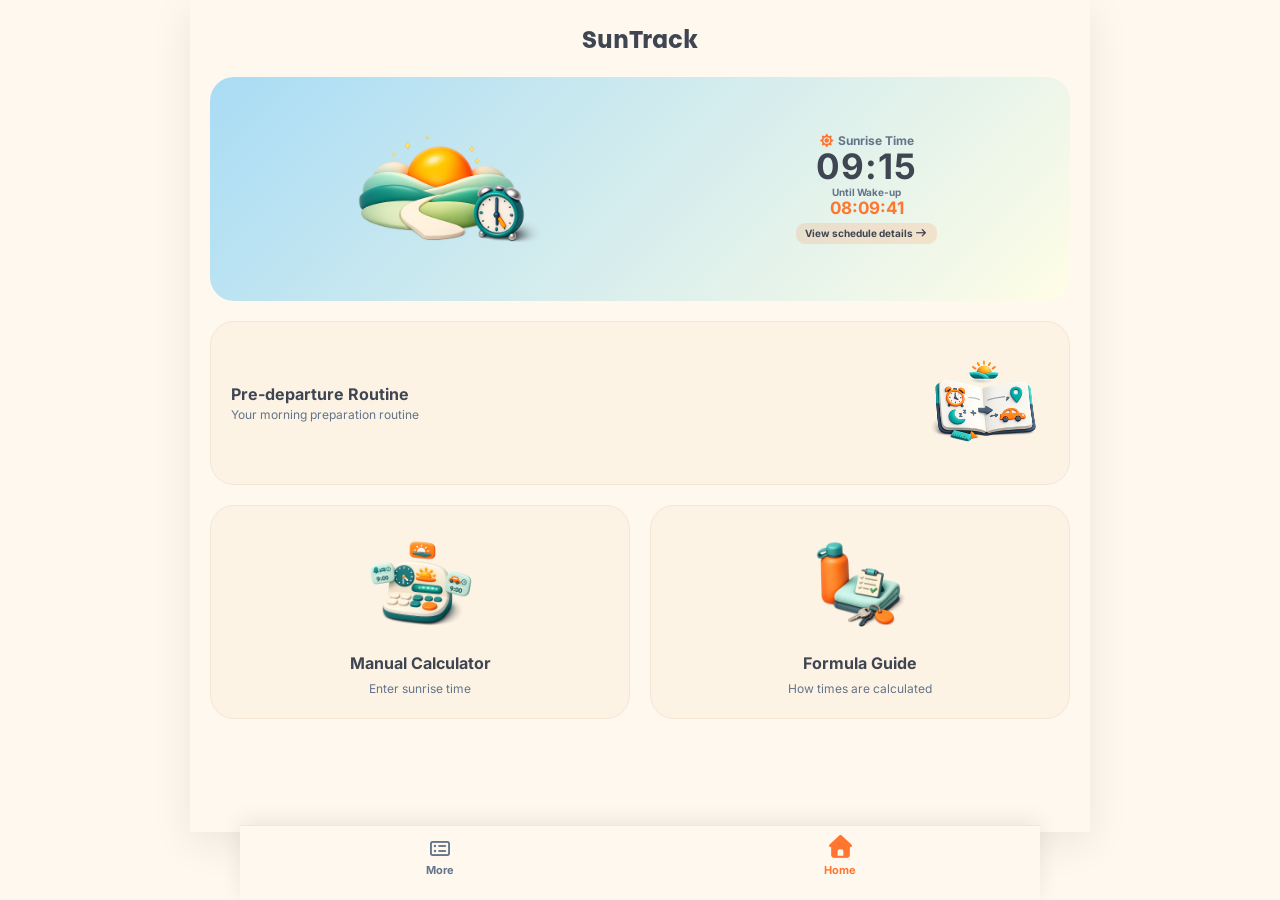
<file: apps/web/index.html>
<!DOCTYPE html>
<html lang="fa" dir="rtl">

<head>
  <meta charset="UTF-8">
  <meta name="viewport" content="width=device-width, initial-scale=1.0, viewport-fit=cover">
  <title>طلوع‌یاب | SunTrack</title>
  <link rel="icon" type="image/png" href="icon.png">

  <!-- Inline theme script: prevents flash of wrong theme on load -->
  <script>
    (function() {
      var savedTheme = null;
      try { savedTheme = JSON.parse(localStorage.getItem('sunrisetracker_theme')); } catch(e) {}
      var theme = savedTheme || 'auto';
      if (theme !== 'auto') {
        document.documentElement.setAttribute('data-theme', theme);
      }
      // For 'auto' mode, do NOT set data-theme - let CSS @media (prefers-color-scheme) handle it
    })();
  </script>

  <!-- Official Font Awesome Free 7.3.1, stored locally for offline use. -->
  <link rel="stylesheet" href="css/fontawesome.min.css">

  <!-- App Stylesheets (modular, SoC-based) -->
  <link rel="stylesheet" href="css/main.css">
  <link rel="stylesheet" href="css/components.css">
  <link rel="stylesheet" href="css/views.css">
</head>

<body>

  <div class="app-container">

    <!-- Toast Message system -->
    <div id="toast" class="toast-container"></div>

    <!-- VIEW 1: HOME DASHBOARD -->
    <main id="viewHome" class="app-view active home-dashboard">
      <div class="home-page-title" id="lblHomeTitle">خانه</div>
      <section class="home-feature-card home-feature-primary home-sunrise-card" role="button" tabindex="0" onclick="openAppPage('sunrise')" onkeydown="if(event.key === 'Enter' || event.key === ' ') { event.preventDefault(); openAppPage('sunrise'); }">
        <span class="home-illustration"><img class="illustration-light" src="images/SunrisePlan-Light.png" alt=""><img class="illustration-dark" src="images/SunrisePlan-Dark.png" alt=""></span>
        <div class="home-sunrise-content">
          <span class="home-sunrise-label"><i class="fa-solid fa-sun"></i> <span id="lblHomeSunrise">زمان طلوع</span></span>
          <strong class="home-sunrise-time" id="homeSunriseTime">--:--</strong>
          <span class="home-countdown-label" id="lblHomeCountdown">مانده تا بیداری</span>
          <span class="home-countdown" id="homeCountdown">--:--:--</span>
          <span class="home-detail-cta"><span id="lblSunrisePage">مشاهده جزئیات برنامه</span> <i class="fa-solid fa-arrow-left"></i></span>
        </div>
      </section>
      <button class="home-feature-card home-feature-primary home-actions-card" onclick="openAppPage('actions')"><span class="home-illustration"><img class="illustration-light" src="images/Pre-departureRoutine-Light.png" alt=""><img class="illustration-dark" src="images/Pre-departureRoutine-Dark.png" alt=""></span><span><strong id="lblActionsPage">اقدامات قبل از خروج</strong><small id="lblActionsPageSub">روتین آماده‌سازی صبحگاهی</small></span></button>
      <div class="home-feature-grid">
        <button class="home-feature-card" onclick="openAppPage('calculator')"><span class="home-illustration"><img class="illustration-light" src="images/ManualCalculator-Light.png" alt=""><img class="illustration-dark" src="images/ManualCalculator-Dark.png" alt=""></span><strong id="lblCalculatorPage">محاسبه دستی</strong><small id="lblCalculatorSub">ورود ساعت طلوع</small></button>
        <button class="home-feature-card" onclick="openAppPage('formula')"><span class="home-illustration"><img class="illustration-light" src="images/FormulaGuide-Light.png" alt=""><img class="illustration-dark" src="images/FormulaGuide-Dark.png" alt=""></span><strong id="lblFormulaPage">راهنمای فرمول</strong><small id="lblFormulaSub">نحوه محاسبه زمان‌ها</small></button>
      </div>
    </main>

    <!-- VIEW 2: Sunrise details -->
    <main id="viewSunrise" class="app-view">
      <div class="detail-topbar"><button class="view-back-btn" onclick="goHome()"><i class="fa-solid fa-arrow-left"></i></button><span id="lblSunrisePageHeader">برنامه طلوع</span><div class="status-container"><span class="status-text" id="statusText">متصل</span><div class="status-dot online" id="statusDot"></div></div></div>

      <!-- Loader Overlay for Async Operations -->
      <div class="loader-overlay" id="loadingOverlay">
        <div class="spinner"></div>
      </div>

      <!-- Results Display Section -->
      <section id="resultsSection" style="display: none; display: flex; flex-direction: column; gap: 20px;">

        <!-- Sunrise Computed Grid -->
        <div class="result-grid">
          <div class="result-item result-item-sunrise">
            <span class="label"><i class="fa-solid fa-sun" aria-hidden="true"></i> <span id="lblSunriseTime">زمان طلوع خورشید</span></span>
            <span class="value" id="sunriseTime">--:--</span>
          </div>
          <div class="result-item result-item-secondary">
            <span class="label"><i class="fa-solid fa-clock" aria-hidden="true"></i> <span id="lblWakeTime">زمان بیداری</span></span>
            <span class="value" id="wakeTime">--:--</span>
          </div>
          <div class="result-item result-item-secondary">
            <span class="label"><i class="fa-solid fa-door-open" aria-hidden="true"></i> <span id="lblLeaveTime">زمان خروج</span></span>
            <span class="value" id="leaveTime">--:--</span>
          </div>
        </div>

        <!-- Location-aware calendar card -->
        <div class="card">
          <div class="card-title"><i class="fa-solid fa-calendar-days" aria-hidden="true"></i> <span id="lblDatesCard">تاریخ منطقه شما</span></div>
          <div class="date-grid">
            <div class="date-item"><span class="label" id="lblToday">امروز</span><span class="value" id="todayDate">—</span></div>
            <div class="date-item"><span class="label" id="lblTomorrow">فردا</span><span class="value" id="tomorrowDate">—</span></div>
          </div>
        </div>

        <!-- Countdown box -->
        <div id="timerContainer" class="timer-container" style="display: none;">
          <span class="timer-label" id="lblCountdown">مانده تا زمان بیداری:</span>
          <span class="timer-val" id="countdown">--:--:--</span>
        </div>

        <!-- Temperature & Hot Warning Card -->
        <div class="card">
          <div class="card-title"><i class="fa-solid fa-temperature-half" aria-hidden="true"></i> <span id="lblWeatherCard">آب و هوای منطقه</span></div>
          <div class="weather-info">
            <span id="weatherDisplay" class="weather-temperature">--°C</span>
          </div>
          <div id="tempWarning" class="temp-warning-box" style="margin-top: 12px; display: none;"></div>
        </div>

      </section>

    </main>

    <!-- VIEW: Manual Calculator -->
    <section id="viewCalculator" class="app-view detail-view calculator-view">
      <div class="detail-topbar">
        <button class="view-back-btn" onclick="goHome()"><i class="fa-solid fa-arrow-left"></i></button>
        <strong id="lblCalculatorPageHeader">محاسبه دستی</strong>
      </div>
      <div class="card calculator-input-card">
        <div class="card-title"><i class="fa-solid fa-calculator"></i> <span id="lblManualInput">زمان طلوع را وارد کنید</span></div>
        <button class="sunrise-preset-btn" type="button" onclick="applyTodaySunrise()"><i class="fa-solid fa-location-dot"></i> <span id="lblUseTodaySunrise">جای‌گذاری طلوع امروز</span></button>
        <div class="manual-time-control">
          <div class="time-input-container">
            <input id="manualSunrise" class="search-input custom-time-input" type="time" oninput="syncMeridiemToggle()" onchange="syncMeridiemToggle()">
            <div class="time-input-overlay" onclick="var inp=document.getElementById('manualSunrise'); if(inp.showPicker){inp.showPicker()}else{inp.focus()}">
              <i class="fa-regular fa-clock"></i>
              <span id="timeDisplay">--:--</span>
            </div>
          </div>
          <button id="meridiemToggle" class="meridiem-toggle" type="button" onclick="toggleMeridiem()">AM</button>
        </div>
        <button class="btn btn-primary calculator-submit" onclick="calculateManual()"><i class="fa-solid fa-calculator"></i> <span id="lblCalculate">محاسبه</span></button>
      </div>
      <div id="manualResult" class="calculator-results" style="display:none">
        <div class="manual-result-card">
          <span class="manual-result-icon"><i class="fa-solid fa-clock"></i></span>
          <span class="manual-result-label" id="lblWakeTimeManual">زمان بیداری</span>
          <strong id="manualWake">--:--</strong>
          <button class="copy-time-btn" type="button" onclick="copyManualTime('manualWake')"><i class="fa-regular fa-copy"></i> <span id="lblCopy">کپی</span></button>
        </div>
        <div class="manual-result-card">
          <span class="manual-result-icon"><i class="fa-solid fa-car"></i></span>
          <span class="manual-result-label" id="lblLeaveTimeManual">زمان خروج</span>
          <strong id="manualLeave">--:--</strong>
          <button class="copy-time-btn" type="button" onclick="copyManualTime('manualLeave')"><i class="fa-regular fa-copy"></i> <span id="lblCopySecond">کپی</span></button>
        </div>
        <div class="card timeline-card">
          <div class="card-title"><i class="fa-solid fa-chart-column"></i> <span id="lblTimeline">تایم‌لاین برنامه‌ریزی</span></div>
          <div class="manual-timeline">
            <div><strong id="timelineWake">--:--</strong><span id="lblTimelineWake">بیداری و روتین · ۵۵ دقیقه قبل از طلوع</span></div>
            <div><strong id="timelineLeave">--:--</strong><span id="lblTimelineLeave">خروج از منزل · ۳۰ دقیقه قبل از طلوع</span></div>
            <div><strong id="timelineSunrise">--:--</strong><span id="lblTimelineSunrise">زمان طلوع آفتاب</span></div>
          </div>
        </div>
        <div class="card calculation-params">
          <div class="card-title"><i class="fa-solid fa-sliders"></i> <span id="lblParameters">پارامترهای محاسبه</span></div>
          <p id="lblParametersText">تنظیمات فعلی: بیداری ۵۵ دقیقه و خروج ۳۰ دقیقه پیش از طلوع محاسبه می‌شود.</p>
          <button type="button" id="changeParametersBtn"><i class="fa-solid fa-gear"></i> <span id="lblChangeParameters">تغییر بازه‌های زمانی</span></button>
        </div>
      </div>
    </section>

    <!-- VIEW: Formula Guide -->
    <section id="viewFormula" class="app-view detail-view formula-view">
      <div class="detail-topbar">
        <button class="view-back-btn" onclick="goHome()"><i class="fa-solid fa-arrow-left"></i></button>
        <strong id="lblFormulaPageHeader">راهنمای فرمول ریاضی</strong>
      </div>
      <div class="card formula-card rich-formula-card">
        <div class="card-title"><i class="fa-solid fa-calculator"></i> <span id="lblFormulaIntro">منطق محاسبه زمان‌ها</span></div>
        <div class="math-block">
          <span id="lblFormulaStep1Title">گام ۱ · زمان خروج</span>
          <strong><b id="formulaSunsetVar">طلوع خورشید</b> − <em id="formulaStep1Time">۳۰ دقیقه</em> = <b id="formulaStep1Result">زمان خروج</b></strong>
        </div>
        <div class="math-block">
          <span id="lblFormulaStep2Title">گام ۲ · زمان بیداری</span>
          <strong><b id="formulaStep2Start">زمان خروج</b> − <em id="formulaStep2Time">۲۵ دقیقه</em> = <b id="formulaStep2Result">زمان بیداری</b></strong>
        </div>
      </div>
      <div class="card formula-example">
        <div class="card-title"><i class="fa-solid fa-lightbulb"></i> <span id="lblFormulaExample">مثال واقعی محاسبه</span></div>
        <p id="lblFormulaAssumption">فرض: طلوع خورشید = ۰۵:۲۲</p>
        <div class="example-line"><span id="lblExampleLeave">گام ۱ · خروج</span><strong><span id="exampleLeaveStart">۰۵:۲۲</span> − <span id="exampleLeaveTime">۳۰</span> = <b id="exampleLeaveResult">۰۴:۵۲</b></strong></div>
        <div class="example-line"><span id="lblExampleWake">گام ۲ · بیداری</span><strong><span id="exampleWakeStart">۰۴:۵۲</span> − <span id="exampleWakeTime">۲۵</span> = <b id="exampleWakeResult">۰۴:۲۷</b></strong></div>
      </div>
      <div class="card formula-timeline-card">
        <div class="card-title"><i class="fa-solid fa-chart-line"></i> <span id="lblFormulaTimeline">تایم‌لاین معکوس</span></div>
        <div class="reverse-timeline">
          <div><b id="reverseTimelineWake">۰۴:۲۷</b><span id="lblReverseWake">بیداری و روتین</span></div>
          <div><b id="reverseTimelineLeave">۰۴:۵۲</b><span id="lblReverseLeave">خروج از منزل</span></div>
          <div><b id="reverseTimelineSunrise">۰۵:۲۲</b><span id="lblReverseSunrise">طلوع خورشید</span></div>
        </div>
      </div>
      <div class="card formula-logic-card">
        <div class="card-title"><i class="fa-solid fa-circle-question"></i> <span id="lblFormulaWhy">چرا این مقادیر؟</span></div>
        <p id="lblFormulaWhyLeave"><i class="fa-solid fa-car"></i> ۳۰ دقیقه پیش از طلوع: زمان لازم برای حرکت، جابه‌جایی و استقرار در موقعیت.</p>
        <p id="lblFormulaWhyWake"><i class="fa-solid fa-mug-hot"></i> ۲۵ دقیقه پیش از خروج: زمان لازم برای روتین بیداری، نوشیدن آب و آمادگی شخص.</p>
      </div>
      <button class="btn btn-primary formula-cta" type="button" onclick="openAppPage('calculator')"><i class="fa-solid fa-calculator"></i> <span id="lblFormulaCta">تست فرمول در ماشین‌حساب</span></button>
    </section>

    <!-- VIEW: Pre-departure Actions -->
    <section id="viewActions" class="app-view detail-view actions-view">
      <div class="detail-topbar">
        <button class="view-back-btn" onclick="goHome()"><i class="fa-solid fa-arrow-left"></i></button>
        <strong id="lblActionsPageHeader">اقدامات قبل از خروج</strong>
      </div>
      <div class="card actions-main-card">
        <div class="card-title"><i class="fa-solid fa-person-walking"></i> <span id="lblActionsCard">روتین آماده‌سازی</span></div>
        <p class="about-text-content" id="lblActionsIntro">این مراحل کوتاه به شما کمک می‌کنند پیش از خروج، روزتان را با آمادگی بیشتری آغاز کنید.</p>
        <div class="actions-meta">
          <span class="duration-badge"><i class="fa-solid fa-stopwatch"></i> <span id="lblActionDuration">زمان کل: حدود ۱۰ دقیقه</span></span>
          <span id="actionsProgressText">۰ از ۴ انجام شده</span>
        </div>
        <div class="progress-track"><span id="actionsProgressBar" class="progress-fill"></span></div>
        <button id="resetActionsBtn" class="actions-reset-btn" type="button"><i class="fa-solid fa-rotate-left"></i> <span id="lblResetActions">شروع دوباره</span></button>
        <ul class="action-list rich-action-list" id="actionList"></ul>
        <button id="completeActionsBtn" class="btn btn-primary actions-complete-btn" type="button" disabled><i class="fa-solid fa-rocket"></i> <span id="lblCompleteActions">ثبت و آغاز روز</span></button>
      </div>
      <div class="card actions-tip-card">
        <div class="card-title"><i class="fa-solid fa-lightbulb"></i> <span id="lblActionTipTitle">نکته آمادگی امروز</span></div>
        <p id="lblActionTip">آمادگی از شب قبل، یک صبح آرام‌تر برای شما می‌سازد.</p>
      </div>
    </section>

    <!-- VIEW 2: SETTINGS & PREFERENCES -->
    <section id="viewSettings" class="app-view more-view">
      <div class="more-page-title" id="lblMorePageTitle">بیشتر</div>
      <div class="more-hero">
        <i class="fa-solid fa-book-open" aria-hidden="true"></i>
        <div><strong id="moreHeroTitle">طلوع‌یاب</strong><span id="moreHeroSubtitle">برنامه‌ریزی ساده و دقیق برای صبح شما</span></div>
      </div>
      <div class="card more-settings-card">
        <div class="card-title"><i class="fa-solid fa-gear" aria-hidden="true"></i> <span id="lblSettingsTitle">تنظیمات کاربری</span></div>
        <div class="settings-list">
          <div class="settings-item location-settings-item">
            <button class="settings-action-card" type="button" onclick="toggleLocationEditor()">
              <span class="settings-label"><i class="fa-solid fa-location-dot" aria-hidden="true"></i> <span id="lblLocationCard">موقعیت شما</span></span>
              <span><span class="setting-value" id="locationValue">انتخاب نشده</span> <i class="fa-solid fa-chevron-left" aria-hidden="true"></i></span>
            </button>
            <div class="location-editor" id="locationEditor">
              <div class="flex-row">
                <button class="btn btn-primary" id="gpsBtn"><i class="fa-solid fa-satellite-dish" aria-hidden="true"></i> <span id="lblGpsBtn">GPS خودکار</span></button>
              </div>
              <div class="search-wrapper" style="margin-top: 12px;">
                <input type="text" class="search-input" id="citySearch" placeholder="نام شهر را جستجو کنید ..." autocomplete="off">
                <div class="search-indicator"><i class="fa-solid fa-magnifying-glass" aria-hidden="true"></i></div>
                <button class="search-clear-btn" id="clearSearchBtn" type="button" aria-label="پاک کردن جستجو">×</button>
                <div class="search-results" id="searchResults"></div>
              </div>
              <div id="locationDisplayContainer" class="location-container" style="display: none;">
                <div class="location-badge"><span id="lblSelectedCity">شهر انتخاب‌شده:</span>&nbsp;<span id="locationDisplay">—</span></div>
                <button class="btn-clear-loc" id="clearLocationBtn">×</button>
              </div>
            </div>
          </div>
          <div class="settings-item">
            <button class="settings-action-card" type="button" onclick="openSettingModal('calendar')">
              <span class="settings-label"><i class="fa-solid fa-calendar-days" aria-hidden="true"></i> <span id="lblDateFormat"></span></span>
              <span><span class="setting-value" id="calendarValue">—</span> <i class="fa-solid fa-chevron-left" aria-hidden="true"></i></span>
            </button>
          </div>
          <div class="settings-item">
            <button class="settings-action-card" type="button" onclick="openSettingModal('theme')">
              <span class="settings-label"><i class="fa-solid fa-moon" aria-hidden="true"></i> <span id="lblThemeSelect"></span></span>
              <span><span class="setting-value" id="themeValue">—</span> <i class="fa-solid fa-chevron-left" aria-hidden="true"></i></span>
            </button>
          </div>
          <div class="settings-item">
            <button class="settings-action-card" type="button" onclick="openSettingModal('language')">
              <span class="settings-label"><i class="fa-solid fa-globe" aria-hidden="true"></i> <span id="lblLangSelect"></span></span>
              <span><span class="setting-value" id="languageValue">—</span> <i class="fa-solid fa-chevron-left" aria-hidden="true"></i></span>
            </button>
          </div>
        </div>
        <button class="btn about-menu-btn" type="button" onclick="openAbout()">
          <span class="about-menu-content"><i class="fa-solid fa-circle-info" aria-hidden="true"></i> <span id="lblAboutMenu">درباره ما</span></span>
        </button>
      </div>
    </section>

    <!-- VIEW 3: ABOUT -->
    <section id="viewAbout" class="app-view about-view">
      <div class="about-header-row">
        <button class="view-back-btn" type="button" onclick="goBackFromAbout()" aria-label="Back"><i class="fa-solid fa-arrow-left" aria-hidden="true"></i></button>
        <div class="card-title" style="margin-bottom: 0;"><span id="lblAboutTitle">درباره ما</span></div>
      </div>
      <div class="about-brand">
        <img src="logo.png" alt="طلوع‌یاب" class="about-logo">
        <h1 id="aboutAppName">طلوع‌یاب</h1>
      </div>
      <div class="about-copy">
        <p id="lblAboutText">طلوع‌یاب یک همراه ساده و دقیق برای هماهنگ‌کردن برنامه صبحگاهی شما با زمان واقعی طلوع خورشید است. با انتخاب شهر، ساعت طلوع، بیداری و خروج به‌صورت متناسب با همان موقعیت محاسبه می‌شوند.</p>
        <p id="aboutGoalText">🎯 هدف اصلی طلوع‌یاب کمک به کسانی است که می‌خواهند صبح‌ها برای پیاده‌روی یا دویدن به بیرون بروند، زمانی که هوا روشن است اما هنوز گرم نشده. تحقیقات علمی نشان می‌دهد که ورزش در گرما فشار قلبی-عروقی را افزایش می‌دهد: ضربان قلب ۵ تا ۱۵ ضربه در دقیقه بیشتر می‌شود، خون به جای عضلات به سمت پوست هدایت می‌شود و ذخایر گلیکوژن سریع‌تر مصرف می‌شوند. در مقابل، ورزش در هوای خنک باعث بهبود جریان خون به عضلات، کاهش خستگی و افزایش تا دو برابری توان بدنی می‌شود. طلوع‌یاب با محاسبه دقیق زمان طلوع، بهترین لحظه برای شروع فعالیت صبحگاهی شما را پیدا می‌کند.</p>
        <p id="aboutPrivacyText">اطلاعات موقعیت و تنظیمات شما روی دستگاه خودتان ذخیره می‌شوند. برنامه برای دریافت داده‌های تازه‌ی طلوع و آب‌وهوا فقط در زمان نیاز به اینترنت متصل می‌شود.</p>
      </div>
      <div class="about-highlight"><ul><li id="aboutFeature1">محاسبه زمان‌ها بر اساس شهر انتخاب‌شده</li><li id="aboutFeature2">پشتیبانی از تقویم شمسی و میلادی</li><li id="aboutFeature3">حالت روشن، تیره و خودکار</li><li id="aboutFeature4">استفاده آسان در حالت آنلاین و آفلاین</li></ul></div>
      <h3 class="contact-title" id="aboutAuthorTitle">ارتباط با سازنده</h3>
      <div class="contact-grid about-contact-grid">
        <a class="contact-card" href="mailto:mohammad117811@gmail.com" target="_blank" rel="noopener noreferrer"><i class="fa-solid fa-envelope"></i> E-mail</a>
        <a class="contact-card" href="https://mrmr-711.github.io" target="_blank" rel="noopener noreferrer"><i class="fa-solid fa-globe"></i> MrMR-711.github.io</a>
        <a class="contact-card" href="https://github.com/MrMR-711" target="_blank" rel="noopener noreferrer"><i class="fa-brands fa-github"></i> MrMR-711</a>
        <a class="contact-card" href="https://t.me/MrMR_711Channel" target="_blank" rel="noopener noreferrer"><i class="fa-brands fa-telegram"></i> MrMR_711Channel@</a>
      </div>
    </section>

    <!-- Global modal -->
    <div id="settingsModal" class="modal-overlay" role="dialog" aria-modal="true"><div class="settings-modal"><div id="settingsModalTitle" class="settings-modal-title"></div><div id="settingsModalOptions" class="modal-options"></div></div></div>

    <!-- Bottom Tab Bar -->
    <nav class="bottom-nav">
      <button class="nav-item active" onclick="navigateTab('home')" id="tabHome">
        <span class="nav-item-icon fa-solid fa-house" id="navHomeIcon" aria-hidden="true"></span>
        <span id="tabHomeLabel">خانه</span>
      </button>
      <button class="nav-item" onclick="navigateTab('settings')" id="tabSettings">
        <span class="nav-item-icon fa-regular fa-rectangle-list" id="navSettingsIcon" aria-hidden="true"></span>
        <span id="tabSettingsLabel">بیشتر</span>
      </button>
    </nav>

  </div>

  <!-- App Scripts (modular, SoC-based) -->
  <script src="js/state.js"></script>
  <script src="js/i18n.js"></script>
  <script src="js/utils.js"></script>
  <script src="js/modules/location.js"></script>
  <script src="js/modules/calculator.js"></script>
  <script src="js/modules/weather.js"></script>
  <script src="js/modules/actions.js"></script>
  <script src="js/app.js"></script>

</body>

</html>
</file>
<file: apps/web/css/main.css>
/* ===== main.css: Fonts, Variables, Reset, Body, App Container ===== */

/* Local fonts: loaded offline; WOFF2 is preferred and WOFF is the fallback. */
@font-face {
  font-family: 'Inter';
  font-style: normal;
  font-weight: 400;
  font-display: swap;
  src: url('../fonts/inter-400.woff2') format('woff2'),
       url('../fonts/inter-400.woff') format('woff');
}

@font-face {
  font-family: 'Inter';
  font-style: normal;
  font-weight: 500;
  font-display: swap;
  src: url('../fonts/inter-500.woff2') format('woff2'),
       url('../fonts/inter-500.woff') format('woff');
}

@font-face {
  font-family: 'Inter';
  font-style: normal;
  font-weight: 600;
  font-display: swap;
  src: url('../fonts/inter-600.woff2') format('woff2'),
       url('../fonts/inter-600.woff') format('woff');
}

@font-face {
  font-family: 'Inter';
  font-style: normal;
  font-weight: 700;
  font-display: swap;
  src: url('../fonts/inter-700.woff2') format('woff2'),
       url('../fonts/inter-700.woff') format('woff');
}

@font-face {
  font-family: 'Vazirmatn';
  font-style: normal;
  font-weight: 400;
  font-display: swap;
  src: url('../fonts/vazirmatn-400.woff2') format('woff2'),
       url('../fonts/vazirmatn-400.woff') format('woff');
}

@font-face {
  font-family: 'Vazirmatn';
  font-style: normal;
  font-weight: 500;
  font-display: swap;
  src: url('../fonts/vazirmatn-500.woff2') format('woff2'),
       url('../fonts/vazirmatn-500.woff') format('woff');
}

@font-face {
  font-family: 'Vazirmatn';
  font-style: normal;
  font-weight: 700;
  font-display: swap;
  src: url('../fonts/vazirmatn-700.woff2') format('woff2'),
       url('../fonts/vazirmatn-700.woff') format('woff');
}

@font-face {
  font-family: 'Vazirmatn';
  font-style: normal;
  font-weight: 800;
  font-display: swap;
  src: url('../fonts/vazirmatn-800.woff2') format('woff2'),
       url('../fonts/vazirmatn-800.woff') format('woff');
}

@font-face {
  font-family: 'AradNL-BlackDots2';
  font-style: normal;
  font-weight: 400;
  font-display: swap;
  src: url('../fonts/AradNL-BlackDots2.woff2') format('woff2'),
       url('../fonts/AradNL-BlackDots2.woff') format('woff');
}

@font-face {
  font-family: 'Touche-Bold';
  font-style: normal;
  font-weight: 400;
  font-display: swap;
  src: url('../fonts/Touche-Bold.woff2') format('woff2'),
       url('../fonts/Touche-Bold.woff') format('woff');
}

/* ----- Design Tokens & Theme ----- */
:root {
  --amber-glow: #FF7631;
  --honey-bronze: #FF9A5A;
  --white: #ffffff;
  --frozen-water: #FFDCC8;
  --light-sea-green: #FF8C4A;
  --text-dark: #3f4652;
  --text-muted: #64748b;
  --bg-light: #fef8ee;
  --border-light: #f5e6d3;
  --card-bg: #fcf3e5;
  --danger: #ef4444;
  --success: #22c55e;

  --font-fa: 'Vazirmatn', sans-serif;
  --font-en: 'Inter', sans-serif;
  --transition-speed: 0.25s;
}

/* ----- Dark Theme ----- */
html { color-scheme: light; }
html[data-theme="dark"] { color-scheme: dark; }
html[data-theme="dark"], html[data-theme="dark"] body {
  --white: #111827; --bg-light: #0b1220; --card-bg: #172033;
  --text-dark: #f1f5f9; --text-muted: #a8b4c7; --border-light: #29364a;
  --frozen-water: #3d2817; --light-sea-green: #FF9A5A;
    --amber-glow: #FF7631; --honey-bronze: #FF9A5A;
  --amber-glow: #FF7631; --honey-bronze: #FF9A5A;
}
html[data-theme="dark"] .app-header, html[data-theme="dark"] .bottom-nav { background: var(--bg-light); }
html[data-theme="dark"] .result-item-sunrise { background: linear-gradient(135deg, #3c270b, #211b11); border-color: rgba(255, 191, 105, .32); }
html[data-theme="dark"] .formula-card { background: #111827; }
html[data-theme="dark"] .loader-overlay { background: rgba(17, 24, 39, .88); }
html[data-theme="dark"] .temp-warning-box { background: #3b171a; border-color: #6d252b; color: #fecaca; }
@media (prefers-color-scheme: dark) {
  html:not([data-theme]) { color-scheme: dark; }
  html:not([data-theme]) body {
    --white: #111827; --bg-light: #0b1220; --card-bg: #172033;
    --text-dark: #f1f5f9; --text-muted: #a8b4c7; --border-light: #29364a;
    --frozen-water: #3d2817; --light-sea-green: #FF9A5A;
    --amber-glow: #FF7631; --honey-bronze: #FF9A5A;
  }
  html:not([data-theme]) .app-header, html:not([data-theme]) .bottom-nav { background: var(--bg-light); }
  html:not([data-theme]) .result-item-sunrise { background: linear-gradient(135deg, #3c270b, #211b11); border-color: rgba(255, 191, 105, .32); }
  html:not([data-theme]) .formula-card { background: #111827; }
  html:not([data-theme]) .loader-overlay { background: rgba(17, 24, 39, .88); }
  html:not([data-theme]) .temp-warning-box { background: #3b171a; border-color: #6d252b; color: #fecaca; }
}

/* Disable text/image selection throughout the app; form fields stay editable. */
body, body * { user-select: none; -webkit-user-select: none; }
input, textarea, [contenteditable="true"] { user-select: text; -webkit-user-select: text; }
img { -webkit-user-drag: none; user-drag: none; }

/* Hide scrollbar */
body::-webkit-scrollbar {
  display: none !important;
  width: 0 !important;
  background: transparent !important;
}
body {
  scrollbar-width: none !important;
  -ms-overflow-style: none !important;
  overflow-y: auto;
}

/* ----- Base Reset ----- */
* {
  margin: 0;
  padding: 0;
  box-sizing: border-box;
  -webkit-tap-highlight-color: transparent;
}

/* Shared native-like touch feedback for every interactive surface. */
button, a, [role="button"], .home-feature-card, .settings-action-card, .more-hero,
.search-result-item, .contact-card, .selector-btn, .modal-option, .btn-clear-loc {
  touch-action: manipulation;
  -webkit-tap-highlight-color: transparent;
  transition: transform .15s ease, opacity .15s ease, background-color .15s ease, filter .15s ease;
}
.home-feature-card.is-pressed, .btn.is-pressed, .more-hero.is-pressed,
.modal-option.is-pressed, .selector-btn.is-pressed,
.search-result-item.is-pressed { transform: scale(.97); opacity: .92; }
.contact-card:active, .contact-card.is-pressed { transform: scale(0.95); filter: brightness(0.88); }
.settings-action-card.is-pressed, .about-menu-btn.is-pressed,
.btn-clear-loc.is-pressed { filter: brightness(.85); }
@media (hover: none), (pointer: coarse) {
  .btn-primary:hover { background: var(--amber-glow); transform: none; }
  .search-clear-btn:hover { background: var(--border-light); color: var(--text-muted); }
  .search-result-item:hover { background: transparent; }
  .btn-clear-loc:hover { opacity: .8; }
  .settings-action-card:hover { transform: none; border-color: var(--border-light); }
  .modal-option:hover { border-color: var(--border-light); color: var(--text-dark); }
}
@media (hover: hover) and (pointer: fine) {
  .contact-card:hover { transform: scale(1.03); filter: brightness(0.94); border-color: rgba(255,118,49,.38); }
}

body {
  font-family: var(--font-fa);
  background-color: var(--bg-light);
  color: var(--text-dark);
  min-height: 100%;
  margin: 0;
  padding: 0;
  display: flex;
  justify-content: center;
  align-items: flex-start;
  overflow-x: hidden;
}

/* Dynamic directions based on language */
html[dir="rtl"] body { font-family: var(--font-fa); }
html[dir="ltr"] body { font-family: var(--font-en); }

/* ----- Main App Wrapper ----- */
.app-container {
  width: 100%;
  max-width: 100%;
  margin: 0 auto;
  min-height: 100%;
  display: flex;
  flex-direction: column;
  position: relative;
  padding-top: env(safe-area-inset-top, 0px);
  padding-bottom: calc(75px + max(10px, env(safe-area-inset-bottom, 0px)));
}
body.button-nav .app-container {
  padding-bottom: 145px !important;
  box-sizing: border-box;
  overflow-x: hidden;
}

/* ----- Content & Views ----- */
.app-view {
  padding: 20px;
  display: none;
  flex-direction: column;
  gap: 20px;
  animation: fadeIn var(--transition-speed) ease-in-out forwards;
}
.app-view.active { display: flex; }

@keyframes fadeIn {
  from { opacity: 0; transform: translateY(8px); }
  to { opacity: 1; transform: translateY(0); }
}

@keyframes pulse-glow {
  from { transform: scale(1); filter: drop-shadow(0 0 2px rgba(255, 127, 43, 0.2)); }
  to { transform: scale(1.1); filter: drop-shadow(0 0 10px rgba(255, 127, 43, 0.6)); }
}

/* ----- Cards ----- */
.card {
  background: var(--card-bg);
  border-radius: 24px;
  padding: 20px;
  border: 1px solid var(--border-light);
  box-shadow: 0 4px 12px rgba(0, 0, 0, 0.01);
  position: relative;
  overflow: hidden;
}
.card-accent { border-top: 4px solid var(--amber-glow); }
.card-title {
  font-size: 14px;
  font-weight: 700;
  color: var(--text-muted);
  margin-bottom: 16px;
  display: flex;
  align-items: center;
  gap: 8px;
}

/* ----- Action Buttons & Inputs ----- */
.flex-row {
  display: flex;
  align-items: center;
  gap: 12px;
  width: 100%;
}

.btn {
  border: none;
  font-family: inherit;
  padding: 12px 20px;
  border-radius: 16px;
  font-size: 14px;
  font-weight: 700;
  cursor: pointer;
  transition: all var(--transition-speed);
  display: inline-flex;
  align-items: center;
  justify-content: center;
  gap: 8px;
  width: 100%;
}
.btn-primary {
  background: var(--amber-glow);
  color: var(--white);
  box-shadow: 0 6px 16px rgba(255, 127, 43, 0.25);
}
.btn-primary:hover { background: #e88e0f; transform: translateY(-1px); }
.btn-primary:active { transform: translateY(1px); }

/* ----- Loader Animations ----- */
.loader-overlay {
  position: absolute;
  top: 0; left: 0; right: 0; bottom: 0;
  background: rgba(255, 255, 255, 0.85);
  backdrop-filter: blur(4px);
  z-index: 80;
  display: none;
  align-items: center;
  justify-content: center;
  border-radius: 24px;
}
.loader-overlay.active { display: flex; }
.spinner {
  width: 48px; height: 48px;
  border: 4px solid var(--border-light);
  border-top-color: var(--amber-glow);
  border-radius: 50%;
  animation: spin 1s linear infinite;
}
@keyframes spin { to { transform: rotate(360deg); } }

/* ----- Responsive Adjustments ----- */
@media (max-width: 480px) {
  .app-container { box-shadow: none; }
}
@media (min-width: 600px) {
  .app-container { max-width: 800px; box-shadow: 0 10px 40px rgba(15, 23, 42, 0.08); }
  .home-dashboard { padding: 36px 28px; gap: 24px; }
  .more-view { padding: 32px 28px; }
  .app-view { padding: 28px; }
  .home-page-title { font-size: 28px; }
}
@media (min-width: 900px) {
  .app-container { max-width: 900px; }
}
</file>
<file: apps/web/css/components.css>
/* ===== components.css: Buttons, Cards, Header, Bottom Nav, Modal, Search, Toast ===== */

/* ----- Header Component ----- */
.app-header {
  padding: 20px;
  display: flex;
  justify-content: space-between;
  align-items: center;
  border-bottom: 1px solid var(--border-light);
  position: sticky;
  top: 0;
  background: rgba(255, 255, 255, 0.9);
  backdrop-filter: blur(10px);
  z-index: 90;
}
.brand-section { display: flex; align-items: center; gap: 10px; }
.brand-icon { font-size: 24px; animation: pulse-glow 2s infinite alternate; }
.brand-title { font-size: 20px; font-weight: 800; color: var(--text-dark); letter-spacing: -0.5px; }
.status-container {
  display: flex; align-items: center; gap: 8px;
  background: var(--bg-light); padding: 6px 12px;
  border-radius: 20px; border: 1px solid var(--border-light);
}
.status-text { font-size: 11px; font-weight: 700; color: var(--text-muted); }
.status-dot {
  width: 10px; height: 10px; border-radius: 50%;
  background: #94a3b8; transition: background var(--transition-speed);
  box-shadow: 0 0 0 2px var(--white), 0 0 0 4px var(--border-light);
}
.status-dot.online { background: var(--success); box-shadow: 0 0 0 2px var(--white), 0 0 8px rgba(34, 197, 94, 0.4); }
.status-dot.offline { background: var(--danger); box-shadow: 0 0 0 2px var(--white), 0 0 8px rgba(239, 68, 68, 0.4); }

/* ----- Search Input ----- */
.search-wrapper { position: relative; width: 100%; }
.search-input {
  width: 100%; padding: 14px 20px;
  border: 1px solid var(--border-light); border-radius: 16px;
  font-size: 14px; background: var(--bg-light);
  transition: all var(--transition-speed); outline: none; font-family: inherit;
}
html[dir="rtl"] .search-input { padding-left: 45px; }
html[dir="ltr"] .search-input { padding-right: 45px; }
.search-input:focus { border-color: var(--amber-glow); background: var(--white); box-shadow: 0 0 0 4px rgba(255, 127, 43, 0.12); }
.search-indicator {
  position: absolute; top: 50%; transform: translateY(-50%);
  font-size: 16px; pointer-events: none; color: var(--text-muted);
}
html[dir="rtl"] .search-indicator { left: 16px; }
html[dir="ltr"] .search-indicator { right: 16px; }
.search-clear-btn {
  position: absolute; top: 50%; transform: translateY(-50%);
  width: 24px; height: 24px; border: 0; border-radius: 50%;
  background: var(--border-light); color: var(--text-muted);
  font: 700 20px/20px var(--font-fa); cursor: pointer;
  display: none; align-items: center; justify-content: center; z-index: 2;
}
.search-clear-btn.visible { display: flex; }
.search-clear-btn:hover { background: var(--amber-glow); color: var(--white); }
html[dir="rtl"] .search-clear-btn { right: 14px; }
html[dir="ltr"] .search-clear-btn { left: 14px; }
html[dir="rtl"] .search-input { padding-right: 46px; }
html[dir="ltr"] .search-input { padding-left: 46px; }

/* ----- Search Results Dropdown ----- */
.search-results {
  position: absolute; top: calc(100% + 8px); left: 0; right: 0;
  background: var(--white); border-radius: 18px;
  box-shadow: 0 16px 36px rgba(15, 23, 42, 0.12);
  max-height: 240px; overflow-y: auto; z-index: 100;
  display: none; border: 1px solid var(--border-light);
  animation: slideDown var(--transition-speed) ease;
}
@keyframes slideDown {
  from { opacity: 0; transform: translateY(-10px); }
  to { opacity: 1; transform: translateY(0); }
}
.search-results.show { display: block; }
.settings-list > .card { overflow: visible; z-index: 120; }
.settings-list > .card .search-wrapper { z-index: 121; }
.settings-list > .card .search-results { z-index: 122; }
.search-result-item {
  padding: 14px 18px; border-bottom: 1px solid var(--border-light);
  cursor: pointer; font-size: 13px; transition: background var(--transition-speed);
  display: flex; flex-direction: column; gap: 4px; text-align: right;
}
html[dir="ltr"] .search-result-item { text-align: left; }
.search-result-item:last-child { border-bottom: none; }
.search-result-item:hover { background: var(--frozen-water); }
.search-result-item .city-name { font-weight: 700; color: var(--text-dark); overflow: hidden; text-overflow: ellipsis; white-space: nowrap; }
.search-result-item .city-sub { font-size: 11px; color: var(--text-muted); overflow: hidden; text-overflow: ellipsis; white-space: nowrap; }

/* ----- Location Badge ----- */
.location-container {
  display: flex; align-items: center; justify-content: space-between;
  background: rgba(255,118,49,.08); padding: 12px 18px;
  border-radius: 16px; margin-top: 10px;
}
html[data-theme="dark"] .location-container {
  background: rgba(255,118,49,.15);
}
@media (prefers-color-scheme: dark) {
  html:not([data-theme]) .location-container {
    background: rgba(255,118,49,.15);
  }
}
.location-badge {
  color: var(--light-sea-green); font-size: 14px; font-weight: 700;
  display: flex; align-items: center; gap: 6px;
  overflow: hidden; text-overflow: ellipsis; white-space: nowrap; min-width: 0;
}
.btn-clear-loc {
  background: none; border: none; color: var(--light-sea-green);
  font-weight: 700; cursor: pointer; font-size: 12px; opacity: 0.8;
}
.btn-clear-loc:hover { opacity: 1; }

/* ----- Results Display Grid ----- */
.result-grid { display: grid; grid-template-columns: 1fr 1fr; gap: 16px; }
.result-item {
  background: var(--bg-light); border-radius: 20px; padding: 16px;
  border: 1px solid var(--border-light);
  display: flex; flex-direction: column; gap: 8px;
}
.result-item .label { font-size: 12px; font-weight: 700; color: var(--text-muted); }
.result-item .value {
  font-size: clamp(22px, 7vw, 38px); font-weight: 800; color: var(--text-dark);
  letter-spacing: -0.5px; direction: ltr; unicode-bidi: isolate;
  overflow-wrap: break-word; word-break: break-word; min-width: 0;
}
.result-item-sunrise {
  grid-column: 1 / -1; text-align: center; align-items: center;
  padding: 22px 16px; background: linear-gradient(135deg, #fff8ed, #fffdf8);
  border-color: rgba(255, 127, 43, 0.25);
}
.result-item-sunrise .label { color: var(--amber-glow); font-size: 14px; }
.result-item-sunrise .value {
  font-size: clamp(24px, 8vw, 38px); letter-spacing: 0;
  overflow-wrap: break-word; word-break: break-word; min-width: 0;
}
.result-item-secondary { padding: 14px; text-align: center; }
.result-item-secondary .value { font-size: 22px; }

/* ----- Local Date Card ----- */
.date-grid { display: grid; grid-template-columns: 1fr 1fr; gap: 12px; }
.date-item { background: var(--bg-light); border: 1px solid var(--border-light); border-radius: 16px; padding: 14px; }
.date-item .label { display: block; color: var(--text-muted); font-size: 12px; font-weight: 700; margin-bottom: 6px; }
.date-item .value { color: var(--text-dark); font-size: 13px; font-weight: 700; line-height: 1.8; unicode-bidi: isolate; }

/* ----- Countdown Timer ----- */
.timer-container {
  background: linear-gradient(135deg, var(--amber-glow), var(--honey-bronze));
  color: var(--white); border-radius: 24px; padding: 18px;
  text-align: center; display: flex; flex-direction: column; gap: 4px;
  box-shadow: 0 8px 24px rgba(255, 127, 43, 0.25);
}
.timer-label { font-size: 12px; font-weight: 500; opacity: 0.9; text-transform: uppercase; letter-spacing: 0.5px; }
.timer-val {
  font-size: clamp(22px, 7vw, 32px); font-weight: 800; letter-spacing: 1px;
  font-variant-numeric: tabular-nums; direction: ltr; unicode-bidi: isolate;
  overflow-wrap: break-word; word-break: break-word; min-width: 0;
}

/* ----- Weather Warning ----- */
.weather-info { display: flex; align-items: center; justify-content: space-between; }
.weather-temperature {
  font-size: clamp(18px, 6vw, 24px); font-weight: 800; color: var(--text-dark);
  overflow-wrap: break-word; word-break: break-word; min-width: 0;
}
.temp-warning-box {
  background: #fef2f2; color: #991b1b; border-radius: 16px;
  padding: 14px 16px; font-size: 13px; font-weight: 500;
  display: flex; align-items: flex-start; gap: 10px;
  border: 1px solid #fee2e2; line-height: 1.6;
}
.temp-warning-box::before {
  content: "\f071"; font-family: 'Font Awesome 7 Free'; font-weight: 900;
  font-size: 16px; flex-shrink: 0;
}

/* ----- Settings View Items ----- */
.settings-list { display: flex; flex-direction: column; gap: 16px; }
.settings-item { display: flex; flex-direction: column; gap: 10px; }
.settings-label { font-size: 14px; font-weight: 700; color: var(--text-dark); }
.settings-selector-group {
  display: grid; grid-template-columns: 1fr 1fr; gap: 10px;
  background: var(--bg-light); padding: 6px;
  border-radius: 16px; border: 1px solid var(--border-light);
}
.selector-btn {
  background: none; border: none; padding: 10px; font-family: inherit;
  font-weight: 700; font-size: 13px; border-radius: 12px;
  cursor: pointer; color: var(--text-muted); transition: all var(--transition-speed);
}
.selector-btn.active { background: var(--white); color: var(--amber-glow); box-shadow: 0 4px 12px rgba(15, 23, 42, 0.05); }
.about-text-content { font-size: 13px; line-height: 1.8; color: var(--text-muted); text-align: justify; }

/* ----- Settings Selection Cards & Modal ----- */
.settings-action-card {
  width: 100%; display: flex; align-items: center; justify-content: space-between;
  padding: 16px; text-align: inherit; font: inherit; background: var(--card-bg);
  border: 1px solid var(--border-light); border-radius: 18px; color: var(--text-dark);
  cursor: pointer; transition: border-color var(--transition-speed), transform var(--transition-speed);
}
.settings-action-card:hover { border-color: var(--amber-glow); transform: translateY(-1px); }
.settings-action-card .setting-value { color: var(--amber-glow) !important; font-size: 12px; font-weight: 700; }
.settings-action-card .fa-chevron-left { color: var(--text-muted); margin-inline-start: 8px; }
html[dir="ltr"] .settings-action-card .fa-chevron-left { transform: rotate(180deg); }

.modal-overlay {
  position: fixed; inset: 0; display: none; align-items: center; justify-content: center;
  padding: 16px; background: rgba(2, 6, 23, .55); z-index: 2000;
}
.modal-overlay.show { display: flex; }
.settings-modal {
  width: min(100%, 448px); padding: 20px; border-radius: 24px;
  background: var(--bg-light); border: 1px solid var(--border-light);
  box-shadow: 0 20px 50px rgba(0,0,0,.25);
}
.settings-modal-title { margin-bottom: 16px; color: var(--text-dark); font-weight: 800; }
.modal-options { display: grid; gap: 10px; }
.modal-option {
  padding: 14px; background: var(--card-bg); border: 1px solid var(--border-light);
  border-radius: 14px; color: var(--text-dark); font: inherit; font-weight: 700; cursor: pointer;
}
.modal-option:hover { border-color: var(--amber-glow); color: var(--amber-glow); }

.location-editor { display: none; padding: 12px 0 2px; }
.location-settings-item.open .location-editor { display: block; }

/* ----- Bottom Tab Bar Component ----- */
.bottom-nav {
  direction: rtl;
  position: fixed; bottom: 0; left: 50%; transform: translateX(-50%);
  width: 100%; max-width: 800px;
  min-height: 75px;
  background: var(--bg-light);
  border-top: 1px solid var(--border-light);
  display: flex; justify-content: space-around; align-items: center;
  z-index: 999; box-shadow: 0 -4px 20px rgba(0, 0, 0, .08);
  transition: opacity .2s ease, transform .25s ease, visibility .25s;
  padding-bottom: max(10px, env(safe-area-inset-bottom, 0px));
  box-sizing: border-box;
}
/* Button navigation mode: larger nav bar */
body.button-nav .bottom-nav {
  min-height: 100px !important;
  padding-bottom: 45px !important;
}
.bottom-nav.hidden-for-detail {
  opacity: 0; visibility: hidden; pointer-events: none;
  transform: translateX(-50%) translateY(100%);
}
.nav-item {
  display: flex; flex-direction: column; align-items: center; justify-content: center;
  gap: 4px; background: none; border: none; color: var(--text-muted);
  font-family: inherit; font-size: 11px; font-weight: 700;
  cursor: pointer; width: 33.33%; height: 100%; transition: color var(--transition-speed);
}
.nav-item-icon { font-size: 20px; transition: transform var(--transition-speed); }
.nav-item.active { color: var(--amber-glow); }
.nav-item.active .nav-item-icon { transform: scale(1.15) translateY(-2px); }

/* ----- Dynamic Toast/Custom Notifications ----- */
.toast-container {
  position: fixed;
  bottom: calc(75px + max(10px, env(safe-area-inset-bottom, 0px)));
  left: 50%;
  transform: translateX(-50%) translateY(20px);
  background: #fcf3e5;
  color: var(--text-dark);
  border: 1px solid #f5e6d3;
  padding: 12px 24px;
  border-radius: 16px;
  font-size: 13px;
  font-weight: 600;
  box-shadow: 0 10px 25px rgba(0, 0, 0, 0.1);
  z-index: 1000;
  opacity: 0;
  visibility: hidden;
  transition: all 0.3s cubic-bezier(0.175, 0.885, 0.32, 1.275);
  min-width: max-content;
  max-width: 95vw;
  white-space: normal;
  text-align: center;
}

/* Dark mode override */
html[data-theme="dark"] .toast-container {
  background: #1e293b;
  color: #ffffff;
  border: 1px solid #334155;
  box-shadow: 0 10px 25px rgba(0, 0, 0, 0.4);
}

@media (prefers-color-scheme: dark) {
  html:not([data-theme]) .toast-container {
    background: #1e293b;
    color: #ffffff;
    border: 1px solid #334155;
    box-shadow: 0 10px 25px rgba(0, 0, 0, 0.4);
  }
}
body.button-nav .toast-container {
  bottom: 145px !important;
}
.toast-container.show {
  opacity: 1; visibility: visible; transform: translateX(-50%) translateY(0);
}
.toast-container.error::before {
  content: '\f071'; font-family: 'Font Awesome 7 Free'; font-weight: 900;
  color: #ff5a5f; margin-inline-end: 9px;
}


/* Dark mode amber color overrides */
html[data-theme="dark"] .search-input:focus { box-shadow: 0 0 0 4px rgba(255, 127, 43, 0.12); }
html[data-theme="dark"] .result-item-sunrise { border-color: rgba(255, 127, 43, 0.25); }
html[data-theme="dark"] .timer-container { box-shadow: 0 8px 24px rgba(255, 127, 43, 0.25); }

@media (prefers-color-scheme: dark) {
  html:not([data-theme]) .search-input:focus { box-shadow: 0 0 0 4px rgba(255, 127, 43, 0.12); }
  html:not([data-theme]) .result-item-sunrise { border-color: rgba(255, 127, 43, 0.25); }
  html:not([data-theme]) .timer-container { box-shadow: 0 8px 24px rgba(255, 127, 43, 0.25); }
}
</file>
<file: apps/web/css/views.css>
/* ===== views.css: Home Dashboard, Detail Topbar, Result Grid, Timeline, Actions, Formula, Calculator, More/Settings, About ===== */

/* ----- Home Dashboard ----- */
.home-dashboard { padding: 28px 20px; gap: 20px; }
.home-page-title { text-align:center; font-size:24px; font-weight:800; color:var(--text-dark); }
html[dir="rtl"] .home-page-title { font-family: 'AradNL-BlackDots2', sans-serif; }
html[dir="ltr"] .home-page-title { font-family: 'Touche-Bold', sans-serif; }
.home-hero { min-height:150px; border-radius:26px; padding:24px; background:linear-gradient(135deg,var(--amber-glow),var(--honey-bronze)); color:#fff; display:flex; align-items:center; justify-content:center; gap:16px; text-align:right; }
.home-hero > .fa-solid { font-size:42px; } .home-hero strong{display:block;font-size:20px}.home-hero span{display:block;margin-top:8px;font-size:13px}
.home-feature-card { border:1px solid var(--border-light); border-radius:24px; background:var(--card-bg); color:var(--text-dark); font:inherit; cursor:pointer; padding:22px; text-align:inherit; transition: transform .15s ease, opacity .15s ease; }
.home-feature-card:active { transform: scale(.97); opacity: .9; }
.home-feature-primary { display:flex; flex-direction:row; direction:ltr; align-items:center; gap:16px; width:100%; }
.home-feature-primary > .fa-sun{font-size:34px;color:var(--amber-glow)}
.home-feature-primary > span:not(.home-illustration) { flex:1; text-align:right; direction:ltr; }
html[dir="rtl"] .home-feature-primary > span:not(.home-illustration) { direction:rtl; }
.home-feature-card strong{display:block;font-size:16px}.home-feature-card small{display:block;margin-top:7px;color:var(--text-muted)}
.home-sunrise-card { min-height:150px; background:linear-gradient(135deg, #a9dcf5, #fffde6); border:0; color:var(--text-dark); box-shadow:none; }.home-sunrise-card > .fa-sun{color:var(--amber-glow);font-size:42px}.home-sunrise-card small{color:var(--text-muted)}
html[data-theme="dark"] .home-sunrise-card { background:linear-gradient(135deg, #164d58, #283527); color:var(--text-dark); box-shadow:none; }
html[data-theme="dark"] .home-sunrise-card small { color:var(--text-muted); }
@media (prefers-color-scheme: dark) { html:not([data-theme]) .home-sunrise-card { background:linear-gradient(135deg, #164d58, #283527); color:var(--text-dark); box-shadow:none; } html:not([data-theme]) .home-sunrise-card small { color:var(--text-muted); } }
.home-feature-primary .home-illustration img { width:130px; height:130px; }
/* Light/dark illustration switching */
.illustration-dark { display: none !important; }
html[data-theme="dark"] .illustration-light { display: none !important; }
html[data-theme="dark"] .illustration-dark { display: block !important; }
@media (prefers-color-scheme: dark) {
  html:not([data-theme]) .illustration-light { display: none !important; }
  html:not([data-theme]) .illustration-dark { display: block !important; }
}
.home-sunrise-card { min-height: 172px; padding: 7px 14px; display:flex; flex-direction:row; align-items:center; justify-content:space-between; gap:5px; direction:ltr; overflow:hidden; }
.home-sunrise-card .home-illustration { position:static; transform:none; margin:0; flex:1 1 auto; min-width:0; display:flex; align-items:center; justify-content:center; }
.home-sunrise-card .home-illustration img { width:clamp(140px, 40vw, 210px); height:auto; max-width:100%; object-fit:contain; }
.home-sunrise-content { flex:1 1 auto; min-width:0; padding:1px 0; display:flex; flex-direction:column; align-items:center; justify-content:center; text-align:center; direction:rtl; }
.home-sunrise-label { font-size:12px; line-height:1.15; color:var(--text-muted); font-weight:700; }
.home-sunrise-label i { color:var(--amber-glow); }
.home-sunrise-time { margin:1px 0 3px; color:var(--text-dark); font-size:clamp(24px, 8vw, 35px) !important; line-height:1; letter-spacing:1px; direction:ltr; unicode-bidi:isolate; overflow-wrap: break-word; word-break: break-word; }
.home-countdown-label { color:var(--text-muted); font-size:10px; line-height:1.15; font-weight:700; }
.home-countdown { margin-top:1px; color:var(--amber-glow); font-size:clamp(14px, 4.5vw, 17px); line-height:1.05; font-weight:900; direction:ltr; unicode-bidi:isolate; overflow-wrap: break-word; word-break: break-word; }
.home-detail-cta { margin-top:5px; border:0; border-radius:9px; background:rgba(255,118,49,.16); color:var(--text-dark); padding:5px 9px; font:inherit; font-size:10px; line-height:1.1; font-weight:800; }
.home-sunrise-card { cursor:pointer; }
.home-sunrise-card:focus-visible { outline:3px solid rgba(255,118,49,.5); outline-offset:3px; }
html[dir="ltr"] .home-sunrise-content { direction:ltr; }
html[dir="ltr"] .home-detail-cta .fa-arrow-left { transform: rotate(180deg); }
.home-feature-grid{display:grid;grid-template-columns:1fr 1fr;gap:16px}
.home-feature-grid .home-feature-card{display:flex;flex-direction:column;align-items:center;justify-content:center;text-align:center;min-height:120px;overflow:hidden}
.home-feature-grid .home-illustration{margin:0 auto 6px}
.home-feature-grid .home-illustration img { width: 115px; height: 115px; }
.home-feature-grid .fa-solid{font-size:32px;color:var(--amber-glow);margin-bottom:14px}
.home-feature-grid .home-feature-card strong { font-size: clamp(13px, 3.5vw, 16px); line-height: 1.3; }
.home-feature-grid .home-feature-card small { font-size: clamp(10px, 2.8vw, 12px); line-height: 1.3; }
@media (max-width: 380px) {
  .home-sunrise-card { flex-direction: column; gap: 10px; padding: 14px 12px; min-height: auto; }
.home-sunrise-card .home-illustration img { width: clamp(110px, 38vw, 165px); }
  .home-sunrise-time { font-size: clamp(20px, 9vw, 28px) !important; }
  .home-countdown { font-size: clamp(12px, 5vw, 15px); }
  .home-feature-grid { gap: 10px; }
  .home-feature-grid .home-feature-card { padding: 14px 10px; min-height: 100px; }
  .home-dashboard { padding: 20px 14px; }
  .app-view { padding: 14px; }
  .home-feature-grid .home-illustration { margin: 0 auto 4px; }
  .home-feature-grid .home-illustration img { width: 88px; height: 88px; }
}
@media (min-width: 600px) {
  .home-feature-grid { grid-template-columns: repeat(2, 1fr); gap: 20px; }
  .result-grid { grid-template-columns: repeat(2, 1fr); gap: 20px; }
  .date-grid { grid-template-columns: repeat(2, 1fr); gap: 16px; }
  .contact-grid { grid-template-columns: repeat(4, 1fr); gap: 14px; }
}
@media (min-width: 900px) {
  .contact-grid { grid-template-columns: repeat(4, 1fr); }
}

/* ----- Actions card ----- */
html[dir="ltr"] .home-actions-card { flex-direction: row-reverse; }
.home-actions-card {
  padding: 16px 20px; overflow: hidden; min-height: 88px;
  display: flex; align-items: center; gap: 12px;
}
.home-actions-card .home-illustration {
  flex: 0 0 auto; display: flex; align-items: center; justify-content: center; margin: 0;
}
.home-actions-card .home-illustration img {
  width: clamp(95px, 28vw, 130px); height: auto; max-height: 130px; max-width: 100%; object-fit: contain;
}
.home-actions-card > span:not(.home-illustration) {
  flex: 1; min-width: 0; display: flex; flex-direction: column; justify-content: center; gap: 3px; text-align: start;
}
.home-actions-card strong { font-size: 16px; line-height: 1.25; }
.home-actions-card small { font-size: 12px; margin-top: 0; line-height: 1.25; }
.home-actions-card:active, .home-actions-card.is-pressed { transform: scale(0.97); filter: brightness(0.9); opacity: 1; }

/* ----- Detail Topbar ----- */
.detail-view{padding-top:20px}
.detail-topbar{position:relative;display:flex;align-items:center;justify-content:center;min-height:42px;color:var(--text-dark);font-size:18px;font-weight:800;text-align:center}
.detail-topbar .status-container{position:absolute;right:0;font-size:11px}
.detail-topbar .view-back-btn{position:absolute;left:0;flex:0 0 auto}
/* Back button stays on physical left in both RTL and LTR. Status stays on right. */
html[data-theme="dark"] .home-feature-card { border-color: rgba(148,163,184,.16); }
@media (prefers-color-scheme: dark) { html:not([data-theme]) .home-feature-card { border-color: rgba(148,163,184,.16); } }

/* ----- More page ----- */
.more-view { gap: 22px; padding: 24px 20px; }
/* Light mode: background matching home section for better card contrast */
html:not([data-theme="dark"]) .more-view {
  background: var(--bg-light);
}
.more-page-title { text-align: center; color: var(--text-dark); font-size: 22px; font-weight: 800; }
.more-hero { min-height: 150px; padding: 24px; border-radius: 26px; color: #fff; background: linear-gradient(135deg, var(--amber-glow), var(--honey-bronze)); box-shadow: none; display: flex; align-items: center; justify-content: center; gap: 16px; text-align: center; cursor: pointer; transition: transform .15s ease, filter .15s ease; }
.more-hero:active { transform: scale(.98); filter: brightness(.92); }
.more-hero .fa-book-open { font-size: 38px; opacity: .95; }
.more-hero strong { display: block; font-size: 24px; font-weight: 800; }
html[dir="rtl"] .more-hero strong { font-family: 'AradNL-BlackDots2', sans-serif; }
html[dir="ltr"] .more-hero strong { font-family: 'Touche-Bold', sans-serif; }
.more-hero span { display: block; margin-top: 8px; font-size: 14px; font-weight: 600; opacity: .95; }
.more-settings-card { padding: 8px 28px; border-radius: 28px; border: 1px solid var(--border-light); box-shadow: 0 6px 18px rgba(15,23,42,.03); }
.more-settings-card > .card-title { display: none; }
.more-settings-card .settings-list { gap: 0; }
.more-settings-card .settings-item { gap: 0; }
.more-settings-card .settings-action-card { padding: 22px 0; border: 0; border-bottom: 1px solid var(--border-light); border-radius: 0; background: transparent; }
.more-settings-card .settings-action-card:hover { transform: none; border-color: var(--border-light); }
.more-settings-card .settings-action-card, .more-view .about-menu-btn { cursor: pointer; transition: background-color .15s ease, filter .15s ease; }
.more-settings-card .settings-action-card:active, .more-view .about-menu-btn:active { filter: brightness(.8); }
html[data-theme="dark"] .more-settings-card { border-color: rgba(148, 163, 184, .14); }
html[data-theme="dark"] .more-settings-card { border-color: rgba(148, 163, 184, .14); }
html[data-theme="dark"] .more-settings-card .settings-action-card, html[data-theme="dark"] .more-settings-card .settings-action-card:hover { border-color: rgba(148, 163, 184, .14); }
@media (prefers-color-scheme: dark) { html:not([data-theme]) .more-settings-card { border-color: rgba(148, 163, 184, .14); } html:not([data-theme]) .more-settings-card .settings-action-card, html:not([data-theme]) .more-settings-card .settings-action-card:hover { border-color: rgba(148, 163, 184, .14); } }
.more-settings-card .settings-label { font-size: 16px; }
.more-settings-card .setting-value { color: var(--text-muted); font-size: 14px; }
.more-settings-card .location-editor { padding: 0 0 16px; }
.more-settings-card .location-settings-item.open .settings-action-card { border-bottom: 0; }
.more-view .about-menu-btn { padding: 22px 0; justify-content: space-between; background: transparent; color: var(--text-dark); border: 0; border-radius: 0; box-shadow: none; font-size: 16px; }
.more-view .about-menu-content { display: inline-flex; align-items: center; gap: 10px; margin-inline-end: auto; }
.more-view .about-menu-btn::after { content: '\f104'; font-family: 'Font Awesome 7 Free'; font-weight: 900; color: var(--text-muted); }
html[dir="ltr"] .more-view .about-menu-btn::after { transform: rotate(180deg); }

/* ----- About SunTrack ----- */
.about-view { gap: 18px; padding: 20px; }
.about-brand { text-align: center; padding-top: 8px; }
.about-brand h1 { margin: 8px 0 0; font-size: 28px; font-weight: 900; color: var(--amber-glow); }
html[dir="rtl"] .about-brand h1 { font-family: 'AradNL-BlackDots2', sans-serif; }
html[dir="ltr"] .about-brand h1 { font-family: 'Touche-Bold', sans-serif; }
.about-logo { width: 120px; height: 120px; margin: 0 auto; border-radius: 22px; object-fit: contain; }
.about-copy { display:grid; gap:14px; }
.about-copy p { margin:0; color:var(--text-muted); font-size:14px; line-height:2; text-align:justify; }
.about-highlight { padding:18px; border-radius:18px; background:var(--bg-light); border:1px solid var(--border-light); }
.about-highlight ul { margin:0; padding:0; list-style:none; color:var(--text-dark); font-size:13px; line-height:2.2; }
.about-highlight li::before { content:'\f00c'; font-family:'Font Awesome 7 Free'; font-weight:900; color:var(--light-sea-green); margin-inline-end:9px; }
.contact-title { margin:12px 0 0; color:var(--text-dark); font-size:16px; font-weight:800; }
.contact-grid { display:grid; grid-template-columns:repeat(2,1fr); gap:12px; }
.contact-card { min-height:68px; padding:12px; border-radius:18px; display:flex; align-items:center; justify-content:center; gap:8px; text-align:center; font-size:12px; font-weight:700; text-decoration:none; cursor:pointer; }
.about-contact-grid { margin-bottom: 10px; }
.about-contact-grid .contact-card { background:rgba(255,118,49,.08); color:var(--light-sea-green); border:1px dashed var(--light-sea-green); }
.about-contact-grid .contact-card i { color:var(--light-sea-green); font-size:18px; }

/* ----- About View Navigation ----- */
.about-header-row { position: relative; display: flex; align-items: center; justify-content: center; min-height: 40px; }
.view-back-btn { position: absolute; left: 0; width: 40px; height: 40px; border: 1px solid var(--border-light); border-radius: 12px; background: var(--card-bg); color: var(--text-dark); cursor: pointer; font-size: 18px; }
.about-view { position: relative; }
.about-view .view-back-btn { direction: ltr; }
.about-menu-btn { background: var(--bg-light); color: var(--text-dark); border: 1px solid var(--border-light); }

/* ----- Rich pre-departure routine ----- */
.actions-main-card { padding:20px; }
.actions-meta { display:flex; align-items:center; justify-content:space-between; margin:16px 0 9px; color:var(--text-muted); font-size:11px; font-weight:700; }
.duration-badge { padding:6px 9px; border-radius:10px; color:var(--amber-glow); background:rgba(255,118,49,.12); }
.progress-track { height:8px; overflow:hidden; border-radius:20px; background:var(--bg-light); border:1px solid var(--border-light); }
.progress-fill { display:block; width:0; height:100%; border-radius:inherit; background:linear-gradient(to inline-end,var(--light-sea-green),#ffb07a); transition:width .25s ease; }
.actions-reset-btn { margin-top:10px; padding:4px 0; border:0; background:transparent; color:var(--text-muted); font:inherit; font-size:11px; cursor:pointer; }
.actions-reset-btn:active { opacity:.7; }
.rich-action-list { margin-top:10px; gap:10px; }
.rich-action-list li { position:relative; min-height:72px; padding:12px 44px 12px 44px; cursor:pointer; transition:transform .15s ease, opacity .15s ease, background-color .15s ease; }
.action-list li::before,
.rich-action-list li::before { content:none !important; }
.rich-action-list li .action-icon { position:absolute; inset-inline-end:13px; top:50%; transform:translateY(-50%); width:30px; height:30px; border-radius:10px; display:grid; place-items:center; color:var(--amber-glow); background:rgba(255,118,49,.13); }
.rich-action-list li .action-check { position:absolute; inset-inline-start:13px; top:50%; transform:translateY(-50%); width:24px; height:24px; display:grid; place-items:center; border:2px solid var(--text-muted); border-radius:50%; color:transparent; }
.rich-action-list li .action-name { display:block; font-size:13px; font-weight:800; color:var(--text-dark); }
.rich-action-list li .action-description { display:block; margin-top:4px; font-size:11px; line-height:1.45; color:var(--text-muted); }
.rich-action-list li.checked { opacity:.62; background:rgba(255,118,49,.08); }
.rich-action-list li.checked .action-name { text-decoration:line-through; }
.rich-action-list li.checked .action-check { border-color:var(--success); color:var(--success); background:rgba(34,197,94,.12); }
.actions-complete-btn { margin-top:16px; opacity:.5; pointer-events:none; }
.actions-complete-btn.ready { opacity:1; pointer-events:auto; }
.actions-tip-card { background:linear-gradient(135deg,rgba(255,118,49,.12),rgba(255,118,49,.12)); }
.actions-tip-card p { color:var(--text-muted); line-height:1.8; font-size:13px; }
html[dir="rtl"] .actions-meta { flex-direction: row-reverse; }

/* ----- Rich formula guide ----- */
.formula-view { gap:14px; }
.rich-formula-card { background:linear-gradient(135deg,rgba(255,118,49,.08),rgba(255,118,49,.08)); }
.math-block { margin-top:10px; padding:13px; border-radius:14px; background:var(--card-bg); border:1px solid var(--border-light); }
.math-block span { display:block; margin-bottom:6px; color:var(--text-muted); font-size:11px; font-weight:800; }
.math-block strong { display:block; color:var(--text-dark); font-size:15px; text-align:center; direction:rtl; }
.math-block b { color:var(--light-sea-green); }.math-block em { color:var(--amber-glow); font-style:normal; }
.formula-example { border-color:rgba(255,118,49,.2); }.formula-example p{font-size:12px;color:var(--text-muted);margin-bottom:10px;}
.example-line { display:flex; justify-content:space-between; gap:8px; padding:10px 0; border-top:1px solid var(--border-light); font-size:12px; }.example-line span{color:var(--text-muted)}.example-line b{color:var(--amber-glow)}
.reverse-timeline { display:grid; grid-template-columns:repeat(3,1fr); margin-top:10px; }.reverse-timeline div{position:relative;text-align:center;padding:0 5px;}.reverse-timeline div:not(:last-child)::after{content:'';position:absolute;top:10px;left:-50%;width:100%;height:2px;background:var(--frozen-water);z-index:0}.reverse-timeline b,.reverse-timeline span{position:relative;z-index:1;display:block}.reverse-timeline b{margin:auto auto 7px;width:max-content;padding:4px 7px;border-radius:8px;background:var(--amber-glow);color:#fff;font-size:12px;direction:ltr}.reverse-timeline span{font-size:10px;color:var(--text-muted)}
.formula-logic-card p{display:flex;gap:8px;margin-top:10px;color:var(--text-muted);font-size:12px;line-height:1.7}.formula-logic-card p i{color:var(--amber-glow);margin-top:3px}.formula-cta{margin-top:0}
.formula-card { background: var(--bg-light); border-left: 4px solid var(--amber-glow); }
html[dir="ltr"] .formula-card { border-left: none; border-right: 4px solid var(--amber-glow); }

/* ----- Rich manual calculator ----- */
.calculator-view { gap:16px; }
.calculator-input-card { display:flex; flex-direction:column; gap:12px; }
.sunrise-preset-btn { padding:10px; border:1px dashed var(--light-sea-green); border-radius:13px; color:var(--light-sea-green); background:rgba(255,118,49,.08); font:inherit; font-size:12px; font-weight:800; cursor:pointer; }
.calculator-submit { margin-top:0; }
.manual-time-control { display:flex; direction:ltr; gap:8px; align-items:stretch; }
.manual-time-control #manualSunrise { flex:1; }
/* Time input with overlay for Android WebView */
.time-input-container {
  flex: 1;
  position: relative;
}
.custom-time-input {
  width: 100%;
  padding: 14px 18px;
  border: 1px dashed var(--light-sea-green);
  border-radius: 16px;
  background: rgba(255,118,49,.08);
  font-size: 18px;
  font-weight: 800;
  color: var(--light-sea-green);
  text-align: center;
  direction: ltr;
  unicode-bidi: isolate;
  cursor: pointer;
  touch-action: manipulation;
  font-family: inherit;
  -webkit-appearance: none;
  appearance: none;
}
/* Hide native time picker icon in desktop browsers */
.custom-time-input::-webkit-calendar-picker-indicator {
  opacity: 0;
  width: 0;
  height: 0;
}
.time-input-overlay {
  position: absolute;
  top: 0;
  left: 0;
  right: 0;
  bottom: 0;
  display: none;
  align-items: center;
  justify-content: center;
  gap: 10px;
  pointer-events: none;
  font-size: 18px;
  font-weight: 800;
  color: var(--light-sea-green);
}
.time-input-overlay i {
  color: var(--light-sea-green);
  font-size: 18px;
}
/* Show overlay in Android WebView (touch devices) */
@media (hover: none) and (pointer: coarse) {
  .time-input-overlay { display: flex; }
  .custom-time-input { color: transparent; }
}
.meridiem-toggle { min-width:58px; border:1px dashed var(--light-sea-green); border-radius:13px; background:rgba(255,118,49,.08); color:var(--amber-glow); font:800 13px var(--font-en); cursor:pointer; touch-action:manipulation; }
.meridiem-toggle:active, .meridiem-toggle.is-pressed { transform:scale(.97); opacity:.9; }
.calculator-results { display:grid; grid-template-columns:1fr 1fr; gap:12px; }
.manual-result-card { position:relative; min-height:142px; padding:15px 10px; border:1px solid var(--border-light); border-radius:20px; background:var(--card-bg); display:flex; flex-direction:column; align-items:center; text-align:center; }
.manual-result-icon { width:34px; height:34px; border-radius:11px; display:grid; place-items:center; background:rgba(255,118,49,.13); color:var(--amber-glow); }
.manual-result-label { margin-top:7px; color:var(--text-muted); font-size:11px; font-weight:700; }
.manual-result-card strong { margin:3px 0 8px; font-size:25px; color:var(--text-dark); direction:ltr; unicode-bidi:isolate; }
.copy-time-btn { margin-top:auto; padding:5px 9px; border:0; border-radius:9px; color:var(--light-sea-green); background:rgba(255,118,49,.1); font:inherit; font-size:10px; font-weight:800; cursor:pointer; }
.timeline-card, .calculation-params { grid-column:1/-1; }
.manual-timeline { display:grid; gap:13px; margin-top:7px; }
.manual-timeline > div { position:relative; padding-right:42px; min-height:34px; }
.manual-timeline > div:not(:last-child)::before { content:''; position:absolute; right:11px; top:27px; height:28px; width:2px; background:var(--frozen-water); }
.manual-timeline > div::after { content:''; position:absolute; right:5px; top:6px; width:13px; height:13px; border-radius:50%; background:var(--amber-glow); box-shadow:0 0 0 4px rgba(255,118,49,.12); }
.manual-timeline strong { display:block; color:var(--amber-glow); direction:ltr; text-align:right; }
.manual-timeline span { color:var(--text-muted); font-size:11px; }
.calculation-params { background:rgba(255,118,49,.07); }
.calculation-params p { color:var(--text-muted); font-size:12px; line-height:1.8; }
.calculation-params button { margin-top:10px; padding:0; border:0; background:transparent; color:var(--light-sea-green); font:inherit; font-size:11px; font-weight:800; cursor:pointer; }
#manualSunrise { direction:ltr; text-align:center; unicode-bidi:isolate; }


/* Dark mode amber color overrides */
html[data-theme="dark"] .home-sunrise-card:focus-visible { outline-color: rgba(255, 127, 43, 0.5); }
html[data-theme="dark"] .home-detail-cta { background: rgba(255, 127, 43, 0.16); }
html[data-theme="dark"] .more-hero { box-shadow: none; }

html[data-theme="dark"] .duration-badge { background: rgba(255, 127, 43, 0.12); }
html[data-theme="dark"] .rich-action-list li .action-icon { background: rgba(255, 127, 43, 0.13); }
html[data-theme="dark"] .actions-tip-card { background: linear-gradient(135deg, rgba(255, 127, 43, 0.12), rgba(46, 196, 182, 0.12)); }
html[data-theme="dark"] .rich-formula-card { background: linear-gradient(135deg, rgba(255, 127, 43, 0.08), rgba(46, 196, 182, 0.08)); }
html[data-theme="dark"] .formula-example { border-color: rgba(255, 127, 43, 0.2); }
html[data-theme="dark"] .manual-result-icon { background: rgba(255, 127, 43, 0.13); }
html[data-theme="dark"] .manual-timeline > div::after { box-shadow: 0 0 0 4px rgba(255, 127, 43, 0.12); }

@media (prefers-color-scheme: dark) {
  html:not([data-theme]) .home-sunrise-card:focus-visible { outline-color: rgba(255, 127, 43, 0.5); }
  html:not([data-theme]) .home-detail-cta { background: rgba(255, 127, 43, 0.16); }
  html:not([data-theme]) .more-hero { box-shadow: none; }

  html:not([data-theme]) .duration-badge { background: rgba(255, 127, 43, 0.12); }
  html:not([data-theme]) .rich-action-list li .action-icon { background: rgba(255, 127, 43, 0.13); }
  html:not([data-theme]) .actions-tip-card { background: linear-gradient(135deg, rgba(255, 127, 43, 0.12), rgba(46, 196, 182, 0.12)); }
  html:not([data-theme]) .rich-formula-card { background: linear-gradient(135deg, rgba(255, 127, 43, 0.08), rgba(46, 196, 182, 0.08)); }
  html:not([data-theme]) .formula-example { border-color: rgba(255, 127, 43, 0.2); }
  html:not([data-theme]) .manual-result-icon { background: rgba(255, 127, 43, 0.13); }
  html:not([data-theme]) .manual-timeline > div::after { box-shadow: 0 0 0 4px rgba(255, 127, 43, 0.12); }
}
</file>
